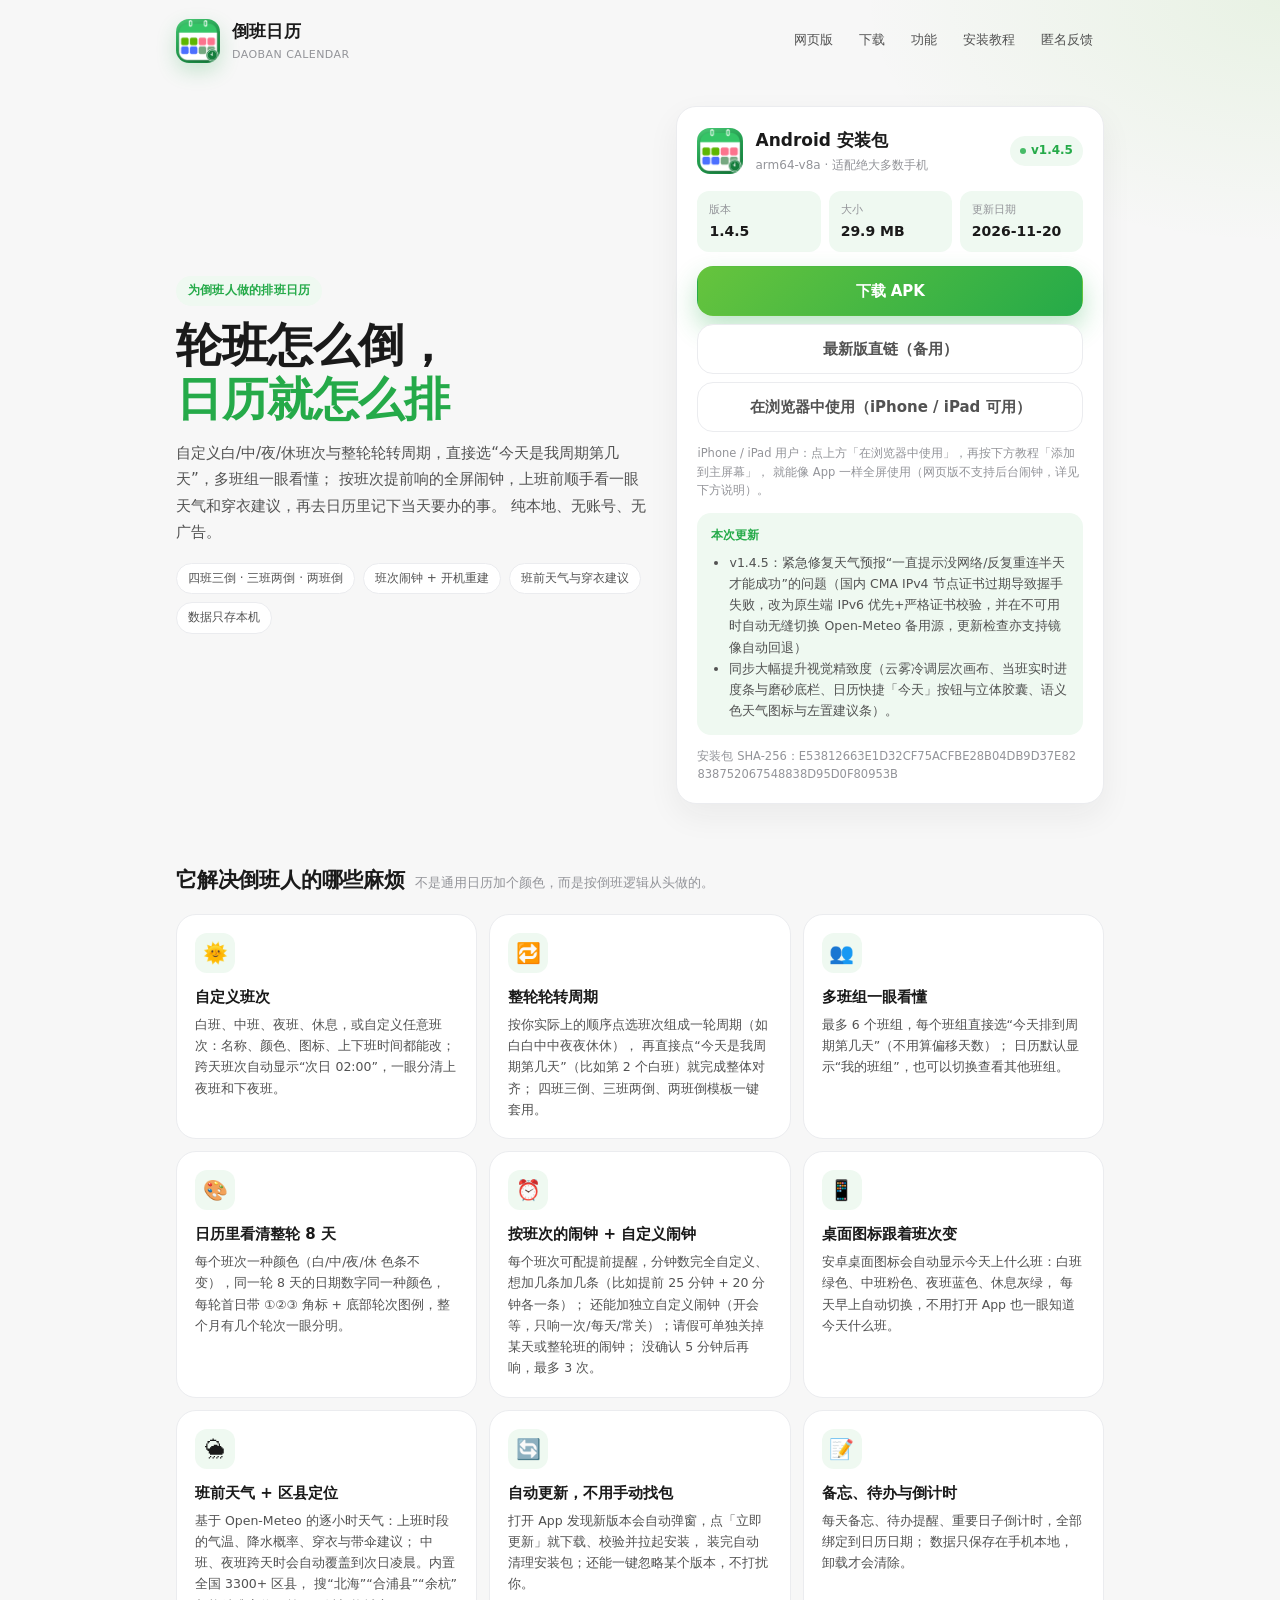
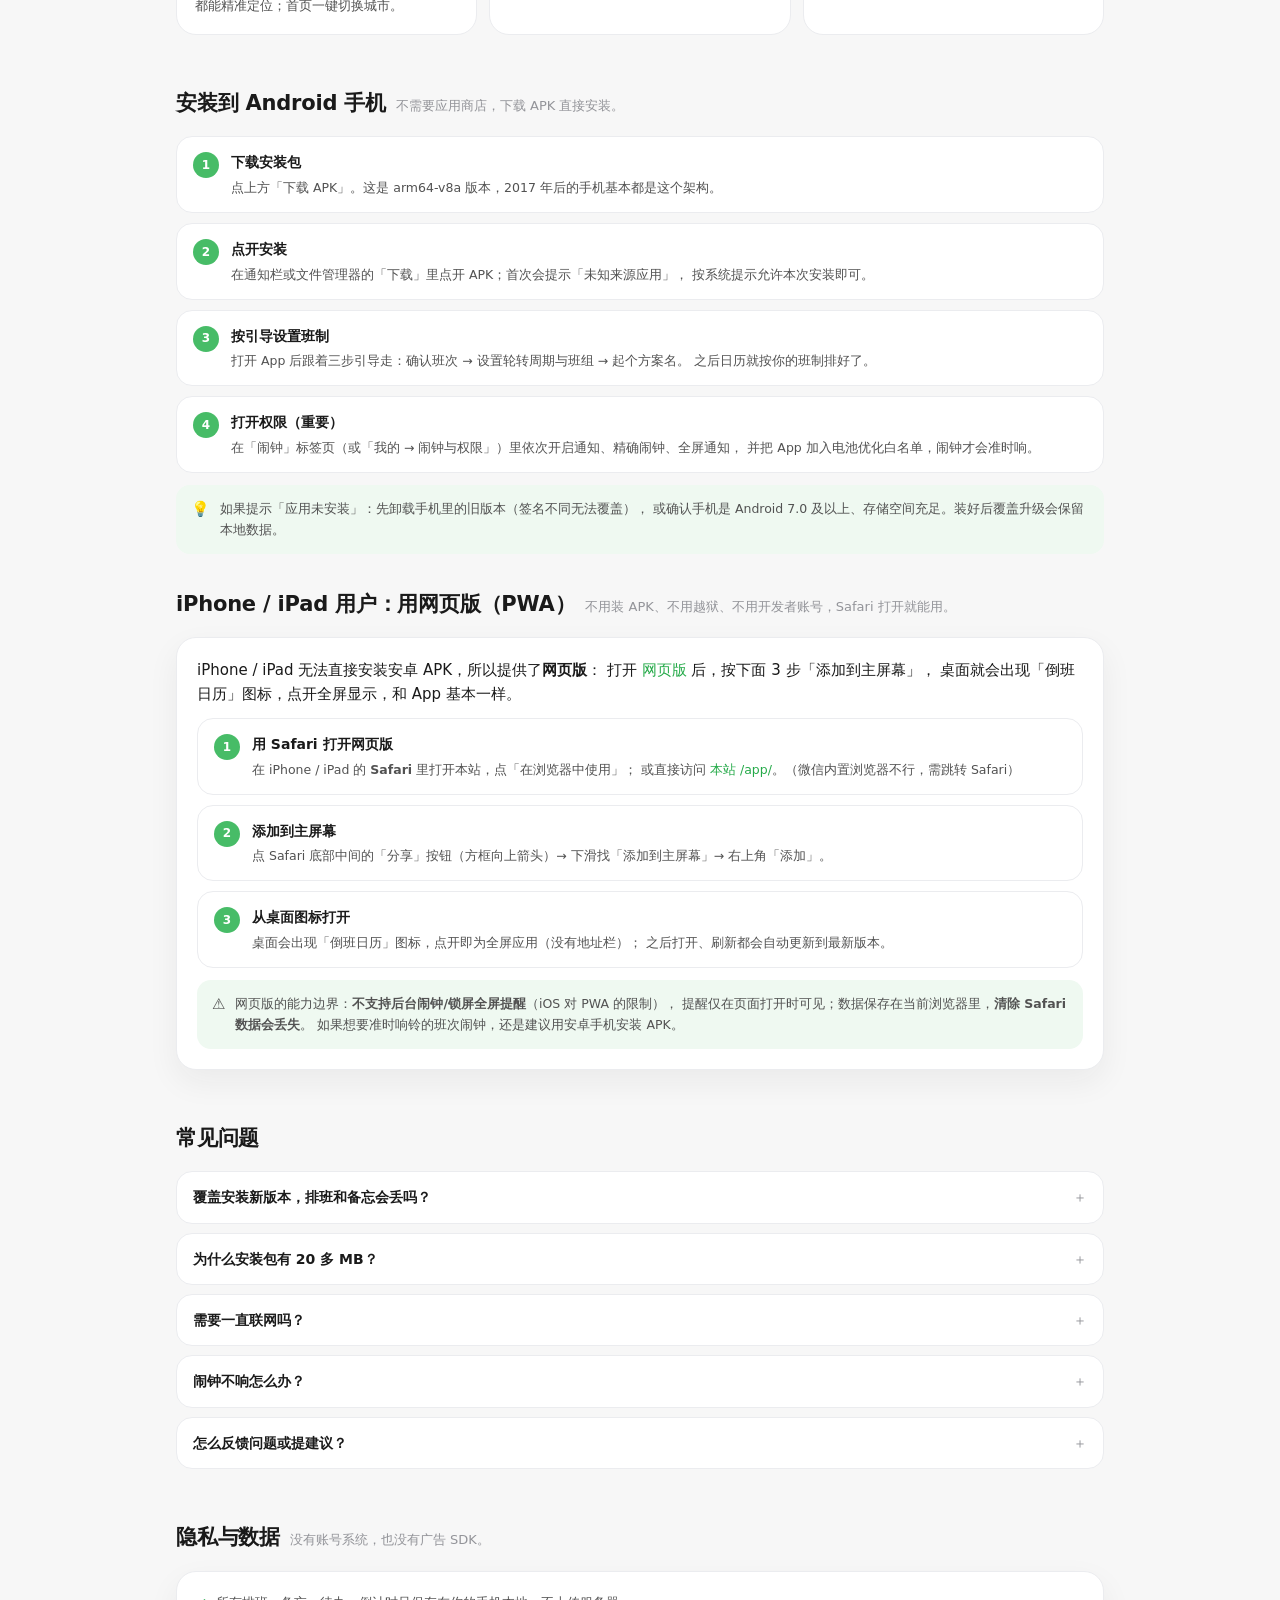
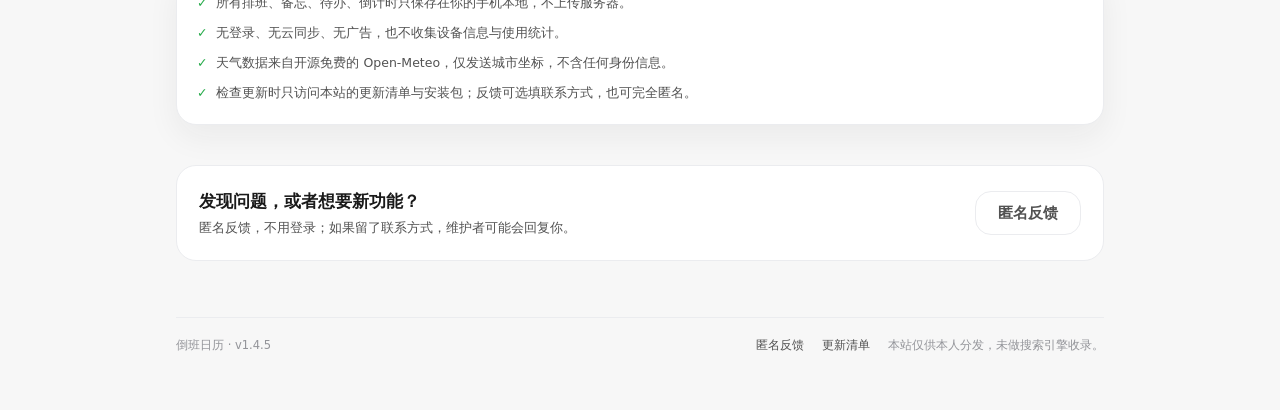
<file: index.html>
<!doctype html>
<html lang="zh-CN">
  <head>
    <meta charset="UTF-8" />
    <meta
      name="viewport"
      content="width=device-width, initial-scale=1, viewport-fit=cover"
    />
    <meta name="robots" content="noindex, nofollow" />
    <meta name="theme-color" content="#47BC67" />
    <meta
      name="description"
      content="倒班日历：自定义班次与轮转周期、按班次提前响的全屏闹钟、班前天气与每日备忘。纯本地、无账号、无广告。"
    />
    <meta property="og:type" content="website" />
    <meta property="og:title" content="倒班日历 · 轮班怎么倒，日历就怎么排" />
    <meta
      property="og:description"
      content="为倒班人做的排班日历：四班三倒/三班两倒/两班倒、班次闹钟、班前天气、备忘待办。"
    />
    <meta property="og:image" content="icons/icon-512.png" />
    <title>倒班日历 · 下载 Android 版</title>
    <link rel="icon" type="image/svg+xml" href="favicon.svg" />
    <link rel="icon" type="image/png" href="icons/icon-192.png" />
    <link rel="apple-touch-icon" href="icons/icon-180.png" />
    <link rel="manifest" href="manifest.webmanifest" />
    <link rel="stylesheet" href="assets/site.css?v=1.2.1" />
  </head>
  <body>
    <div class="shell">
      <header class="site-header">
        <span class="logo">
          <img src="icons/icon-192.png" alt="倒班日历 App 图标" width="44" height="44" />
        </span>
        <div class="name">
          倒班日历
          <small>DAOBAN CALENDAR</small>
        </div>
        <nav class="site-nav" aria-label="页面导航">
          <a href="app/">网页版</a>
          <a href="#download">下载</a>
          <a href="#features">功能</a>
          <a href="#install">安装教程</a>
          <a href="feedback.html">匿名反馈</a>
        </nav>
      </header>

      <main>
        <section class="hero" id="download">
          <div>
            <p class="eyebrow">为倒班人做的排班日历</p>
            <h1>轮班怎么倒，<br /><em>日历就怎么排</em></h1>
            <p class="hero-sub">
              自定义白/中/夜/休班次与整轮轮转周期，直接选“今天是我周期第几天”，多班组一眼看懂；
              按班次提前响的全屏闹钟，上班前顺手看一眼天气和穿衣建议，再去日历里记下当天要办的事。
              纯本地、无账号、无广告。
            </p>
            <ul class="hero-points">
              <li>四班三倒 · 三班两倒 · 两班倒</li>
              <li>班次闹钟 + 开机重建</li>
              <li>班前天气与穿衣建议</li>
              <li>数据只存本机</li>
            </ul>
          </div>

          <aside class="download-card" aria-label="下载最新版 Android 安装包">
            <div class="download-head">
              <span class="icon">
                <img src="icons/icon-192.png" alt="" width="46" height="46" />
              </span>
              <div>
                <h2>Android 安装包</h2>
                <p>arm64-v8a · 适配绝大多数手机</p>
              </div>
              <span class="version-pill">
                <span class="dot"></span>
                <span id="version-name">读取中…</span>
              </span>
            </div>

            <dl class="meta-list">
              <div>
                <dt>版本</dt>
                <dd id="meta-version">—</dd>
              </div>
              <div>
                <dt>大小</dt>
                <dd id="meta-size">—</dd>
              </div>
              <div>
                <dt>更新日期</dt>
                <dd id="meta-date">—</dd>
              </div>
            </dl>

            <div class="download-actions">
              <a
                class="btn btn-primary btn-block"
                id="download-btn"
                href="https://ghfast.top/https://github.com/329zxz2016/329zxz2016.github.io/releases/download/v1.4.5/daoban-calendar-1.4.5.apk?v=2022"
                download
              >
                下载 APK
              </a>
              <a
                class="btn btn-ghost btn-block"
                id="latest-btn"
                href="https://ghfast.top/https://github.com/329zxz2016/329zxz2016.github.io/releases/download/v1.4.5/daoban-calendar-1.4.5.apk?v=2022"
                download
              >
                最新版直链（备用）
              </a>
              <a class="btn btn-ghost btn-block" href="app/">
                在浏览器中使用（iPhone / iPad 可用）
              </a>
            </div>

            <p class="download-note">
              iPhone / iPad 用户：点上方「在浏览器中使用」，再按下方教程「添加到主屏幕」，
              就能像 App 一样全屏使用（网页版不支持后台闹钟，详见下方说明）。
            </p>

            <div class="notes" id="notes-box" hidden>
              <strong>本次更新</strong>
              <div id="notes-content"></div>
            </div>

            <p class="download-note" id="sha-note">
              安装包已在更新清单中提供 SHA-256 校验值；App 内“检查更新”下载完成后会自动校验。
            </p>
            <p class="download-note" id="manifest-status">
              正在读取更新清单 version.json…
            </p>
          </aside>
        </section>

        <noscript>
          <div class="tip-card">
            <span class="tip-icon">ℹ️</span>
            <span>
              当前浏览器未启用 JavaScript，无法自动读取最新版本信息。你可以直接下载
              <a href="https://ghfast.top/https://github.com/329zxz2016/329zxz2016.github.io/releases/download/v1.4.5/daoban-calendar-1.4.5.apk?v=2022" download>最新安装包
              daoban-calendar-latest.apk</a>。
            </span>
          </div>
        </noscript>

        <section class="section" id="features">
          <div class="section-head">
            <h2>它解决倒班人的哪些麻烦</h2>
            <p>不是通用日历加个颜色，而是按倒班逻辑从头做的。</p>
          </div>
          <div class="grid">
            <article class="feature">
              <span class="badge" aria-hidden="true">🌞</span>
              <h3>自定义班次</h3>
              <p>
                白班、中班、夜班、休息，或自定义任意班次：名称、颜色、图标、上下班时间都能改；
                跨天班次自动显示“次日 02:00”，一眼分清上夜班和下夜班。
              </p>
            </article>
            <article class="feature">
              <span class="badge" aria-hidden="true">🔁</span>
              <h3>整轮轮转周期</h3>
              <p>
                按你实际上的顺序点选班次组成一轮周期（如白白中中夜夜休休），
                再直接点“今天是我周期第几天”（比如第 2 个白班）就完成整体对齐；
                四班三倒、三班两倒、两班倒模板一键套用。
              </p>
            </article>
            <article class="feature">
              <span class="badge" aria-hidden="true">👥</span>
              <h3>多班组一眼看懂</h3>
              <p>
                最多 6 个班组，每个班组直接选“今天排到周期第几天”（不用算偏移天数）；
                日历默认显示“我的班组”，也可以切换查看其他班组。
              </p>
            </article>
            <article class="feature">
              <span class="badge" aria-hidden="true">🎨</span>
              <h3>日历里看清整轮 8 天</h3>
              <p>
                每个班次一种颜色（白/中/夜/休 色条不变），同一轮 8 天的日期数字同一种颜色，
                每轮首日带 ①②③ 角标 + 底部轮次图例，整个月有几个轮次一眼分明。
              </p>
            </article>
            <article class="feature">
              <span class="badge" aria-hidden="true">⏰</span>
              <h3>按班次的闹钟 + 自定义闹钟</h3>
              <p>
                每个班次可配提前提醒，分钟数完全自定义、想加几条加几条（比如提前 25 分钟 + 20 分钟各一条）；
                还能加独立自定义闹钟（开会等，只响一次/每天/常关）；请假可单独关掉某天或整轮班的闹钟；
                没确认 5 分钟后再响，最多 3 次。
              </p>
            </article>
            <article class="feature">
              <span class="badge" aria-hidden="true">📱</span>
              <h3>桌面图标跟着班次变</h3>
              <p>
                安卓桌面图标会自动显示今天上什么班：白班绿色、中班粉色、夜班蓝色、休息灰绿，
                每天早上自动切换，不用打开 App 也一眼知道今天什么班。
              </p>
            </article>
            <article class="feature">
              <span class="badge" aria-hidden="true">🌦</span>
              <h3>班前天气 + 区县定位</h3>
              <p>
                基于 Open-Meteo 的逐小时天气：上班时段的气温、降水概率、穿衣与带伞建议；
                中班、夜班跨天时会自动覆盖到次日凌晨。内置全国 3300+ 区县，
                搜“北海”“合浦县”“余杭”都能精准定位；首页一键切换城市。
              </p>
            </article>
            <article class="feature">
              <span class="badge" aria-hidden="true">🔄</span>
              <h3>自动更新，不用手动找包</h3>
              <p>
                打开 App 发现新版本会自动弹窗，点「立即更新」就下载、校验并拉起安装，
                装完自动清理安装包；还能一键忽略某个版本，不打扰你。
              </p>
            </article>
            <article class="feature">
              <span class="badge" aria-hidden="true">📝</span>
              <h3>备忘、待办与倒计时</h3>
              <p>
                每天备忘、待办提醒、重要日子倒计时，全部绑定到日历日期；
                数据只保存在手机本地，卸载才会清除。
              </p>
            </article>
          </div>
        </section>

        <section class="section" id="install">
          <div class="section-head">
            <h2>安装到 Android 手机</h2>
            <p>不需要应用商店，下载 APK 直接安装。</p>
          </div>
          <ol class="steps">
            <li>
              <span class="num">1</span>
              <div>
                <h3>下载安装包</h3>
                <p>点上方「下载 APK」。这是 arm64-v8a 版本，2017 年后的手机基本都是这个架构。</p>
              </div>
            </li>
            <li>
              <span class="num">2</span>
              <div>
                <h3>点开安装</h3>
                <p>
                  在通知栏或文件管理器的「下载」里点开 APK；首次会提示「未知来源应用」，
                  按系统提示允许本次安装即可。
                </p>
              </div>
            </li>
            <li>
              <span class="num">3</span>
              <div>
                <h3>按引导设置班制</h3>
                <p>
                  打开 App 后跟着三步引导走：确认班次 → 设置轮转周期与班组 → 起个方案名。
                  之后日历就按你的班制排好了。
                </p>
              </div>
            </li>
            <li>
              <span class="num">4</span>
              <div>
                <h3>打开权限（重要）</h3>
                <p>
                  在「闹钟」标签页（或「我的 → 闹钟与权限」）里依次开启通知、精确闹钟、全屏通知，
                  并把 App 加入电池优化白名单，闹钟才会准时响。
                </p>
              </div>
            </li>
          </ol>
          <div class="tip-card">
            <span class="tip-icon">💡</span>
            <span>
              如果提示「应用未安装」：先卸载手机里的旧版本（签名不同无法覆盖），
              或确认手机是 Android 7.0 及以上、存储空间充足。装好后覆盖升级会保留本地数据。
            </span>
          </div>

          <div class="section-head" style="margin-top: 34px" id="ios">
            <h2>iPhone / iPad 用户：用网页版（PWA）</h2>
            <p>不用装 APK、不用越狱、不用开发者账号，Safari 打开就能用。</p>
          </div>
          <div class="card">
            <p class="intro" style="margin: 0 0 12px">
              iPhone / iPad 无法直接安装安卓 APK，所以提供了<b>网页版</b>：
              打开 <a href="app/">网页版</a> 后，按下面 3 步「添加到主屏幕」，
              桌面就会出现「倒班日历」图标，点开全屏显示，和 App 基本一样。
            </p>
            <ol class="steps">
              <li>
                <span class="num">1</span>
                <div>
                  <h3>用 Safari 打开网页版</h3>
                  <p>
                    在 iPhone / iPad 的 <b>Safari</b> 里打开本站，点「在浏览器中使用」；
                    或直接访问 <a href="app/">本站 /app/</a>。（微信内置浏览器不行，需跳转 Safari）
                  </p>
                </div>
              </li>
              <li>
                <span class="num">2</span>
                <div>
                  <h3>添加到主屏幕</h3>
                  <p>
                    点 Safari 底部中间的「分享」按钮（方框向上箭头）→ 下滑找「添加到主屏幕」→
                    右上角「添加」。
                  </p>
                </div>
              </li>
              <li>
                <span class="num">3</span>
                <div>
                  <h3>从桌面图标打开</h3>
                  <p>
                    桌面会出现「倒班日历」图标，点开即为全屏应用（没有地址栏）；
                    之后打开、刷新都会自动更新到最新版本。
                  </p>
                </div>
              </li>
            </ol>
            <div class="tip-card">
              <span class="tip-icon">⚠️</span>
              <span>
                网页版的能力边界：<b>不支持后台闹钟/锁屏全屏提醒</b>（iOS 对 PWA 的限制），
                提醒仅在页面打开时可见；数据保存在当前浏览器里，<b>清除 Safari 数据会丢失</b>。
                如果想要准时响铃的班次闹钟，还是建议用安卓手机安装 APK。
              </span>
            </div>
          </div>
        </section>

        <section class="section">
          <div class="section-head">
            <h2>常见问题</h2>
          </div>
          <details class="faq">
            <summary>覆盖安装新版本，排班和备忘会丢吗？</summary>
            <p>
              不会。班次、方案、备忘、待办都存在手机本地的数据库里，覆盖安装会保留；
              只有卸载 App 或手动“重置所有数据”才会清除。
            </p>
          </details>
          <details class="faq">
            <summary>为什么安装包有 20 多 MB？</summary>
            <p>
              安装包包含原生闹钟/通知、定位与天气、本地数据库等能力，以及多处机型的兼容代码。
              拆分后的 arm64 包已经是体积较小的版本。
            </p>
          </details>
          <details class="faq">
            <summary>需要一直联网吗？</summary>
            <p>
              不需要。排班、闹钟、备忘、待办完全离线可用；只有「班前天气」和「检查更新」需要网络，
              没网时天气会显示最近一次缓存。
            </p>
          </details>
          <details class="faq">
            <summary>闹钟不响怎么办？</summary>
            <p>
              先到「设置 → 闹钟与权限」完成权限检测；再按「使用教程」里的说明，
              给小米 / 华为 / OPPO / vivo 等机型打开自启动和后台运行权限。国产系统的后台限制是闹钟不响最常见的原因。
            </p>
          </details>
          <details class="faq">
            <summary>怎么反馈问题或提建议？</summary>
            <p>
              可以直接在 <a href="feedback.html">匿名反馈页</a> 提交，或在 App 里
              「我的 → 问题反馈」填写；反馈会直达站点后台的 Netlify Forms，不需要注册账号。
            </p>
          </details>
        </section>

        <section class="section">
          <div class="section-head">
            <h2>隐私与数据</h2>
            <p>没有账号系统，也没有广告 SDK。</p>
          </div>
          <div class="card">
            <ul class="privacy-list">
              <li>所有排班、备忘、待办、倒计时只保存在你的手机本地，不上传服务器。</li>
              <li>无登录、无云同步、无广告，也不收集设备信息与使用统计。</li>
              <li>天气数据来自开源免费的 Open-Meteo，仅发送城市坐标，不含任何身份信息。</li>
              <li>检查更新时只访问本站的更新清单与安装包；反馈可选填联系方式，也可完全匿名。</li>
            </ul>
          </div>
        </section>

        <section class="feedback-band">
          <div>
            <h2>发现问题，或者想要新功能？</h2>
            <p>匿名反馈，不用登录；如果留了联系方式，维护者可能会回复你。</p>
          </div>
          <a class="btn btn-ghost" href="feedback.html">匿名反馈</a>
        </section>
      </main>

      <footer class="site-footer">
        <span>倒班日历 · <span id="footer-version">最新版</span></span>
        <span class="grow"></span>
        <a href="feedback.html">匿名反馈</a>
        <a href="updates/version.json">更新清单</a>
        <span>本站仅供本人分发，未做搜索引擎收录。</span>
      </footer>
    </div>

    <script src="assets/landing.js" defer></script>
  </body>
</html>
</file>
<file: assets/site.css>
/* ============================================================
   倒班日历 · 发布站共用样式
   品牌绿 #47BC67 / 深绿 #25AA49 / 页面底 #F7F7F7
   落地页、反馈页、提交成功页、404 页共用，支持深色模式。
   ============================================================ */

:root {
  --brand: #47bc67;
  --brand-deep: #25aa49;
  --brand-light: #66c43d;
  --brand-soft: #eff9f1;
  --page: #f7f7f7;
  --card: #ffffff;
  --text: #1a1a1a;
  --text-2: #525252;
  --muted: #939499;
  --faint: #bbbbbb;
  --border: #ebecef;
  --danger: #f05348;
  --radius-card: 20px;
  --radius-btn: 16px;
  --radius-pill: 999px;
  --shadow: 0 12px 32px rgba(26, 26, 26, 0.06);
  color-scheme: light;
}

@media (prefers-color-scheme: dark) {
  :root {
    --brand: #5acd7a;
    --brand-deep: #47bc67;
    --brand-light: #7ddc56;
    --brand-soft: rgba(71, 188, 103, 0.14);
    --page: #0f1218;
    --card: #191e27;
    --text: #f2f4f8;
    --text-2: #c7cdd8;
    --muted: #98a2b3;
    --faint: #5b6472;
    --border: #252c38;
    --shadow: 0 16px 40px rgba(0, 0, 0, 0.38);
    color-scheme: dark;
  }
}

* {
  box-sizing: border-box;
}

html,
body {
  margin: 0;
  min-height: 100%;
}

body {
  padding: env(safe-area-inset-top) 0 env(safe-area-inset-bottom);
  background:
    radial-gradient(1000px 480px at 8% -12%, rgba(71, 188, 103, 0.16), transparent 62%),
    radial-gradient(720px 420px at 100% 0%, rgba(102, 196, 61, 0.1), transparent 58%),
    var(--page);
  color: var(--text);
  font-family: system-ui, -apple-system, BlinkMacSystemFont, 'Segoe UI',
    'PingFang SC', 'Hiragino Sans GB', 'Microsoft YaHei', sans-serif;
  font-size: 15px;
  line-height: 1.6;
  -webkit-font-smoothing: antialiased;
  text-rendering: optimizeLegibility;
}

a {
  color: var(--brand-deep);
  text-decoration: none;
}

a:hover {
  text-decoration: underline;
}

img {
  max-width: 100%;
  display: block;
}

.shell {
  max-width: 960px;
  margin: 0 auto;
  padding: 0 16px 56px;
}

.shell-narrow {
  max-width: 620px;
  margin: 0 auto;
  padding: 0 16px 56px;
}

/* ---------- 顶栏 ---------- */

.site-header {
  display: flex;
  align-items: center;
  gap: 12px;
  padding: 18px 0 8px;
}

.site-header .logo {
  width: 44px;
  height: 44px;
  border-radius: 13px;
  overflow: hidden;
  box-shadow: 0 8px 20px rgba(37, 170, 73, 0.22);
  flex: none;
}

.site-header .logo img {
  width: 100%;
  height: 100%;
}

.site-header .name {
  font-size: 17px;
  font-weight: 700;
  letter-spacing: 0.01em;
}

.site-header .name small {
  display: block;
  margin-top: 1px;
  color: var(--muted);
  font-size: 11px;
  font-weight: 400;
  letter-spacing: 0.04em;
}

.site-nav {
  margin-left: auto;
  display: flex;
  align-items: center;
  gap: 4px;
  flex-wrap: wrap;
  justify-content: flex-end;
}

.site-nav a {
  padding: 7px 11px;
  border-radius: 10px;
  color: var(--text-2);
  font-size: 13px;
  font-weight: 500;
}

.site-nav a:hover {
  background: var(--brand-soft);
  color: var(--brand-deep);
  text-decoration: none;
}

/* ---------- Hero ---------- */

.hero {
  display: grid;
  grid-template-columns: 1.05fr 0.95fr;
  gap: 28px;
  align-items: center;
  padding: 34px 0 8px;
}

@media (max-width: 820px) {
  .hero {
    grid-template-columns: 1fr;
    gap: 22px;
    padding-top: 24px;
  }
}

.eyebrow {
  display: inline-flex;
  align-items: center;
  gap: 6px;
  margin: 0 0 12px;
  padding: 5px 12px;
  border-radius: var(--radius-pill);
  background: var(--brand-soft);
  color: var(--brand-deep);
  font-size: 12px;
  font-weight: 600;
  letter-spacing: 0.02em;
}

.hero h1 {
  margin: 0;
  font-size: clamp(30px, 5.4vw, 46px);
  line-height: 1.18;
  letter-spacing: -0.01em;
  font-weight: 800;
}

.hero h1 em {
  font-style: normal;
  color: var(--brand-deep);
}

.hero-sub {
  max-width: 34em;
  margin: 14px 0 0;
  color: var(--text-2);
  font-size: 15px;
  line-height: 1.75;
}

.hero-points {
  display: flex;
  flex-wrap: wrap;
  gap: 8px;
  margin: 18px 0 0;
  padding: 0;
  list-style: none;
}

.hero-points li {
  padding: 5px 11px;
  border: 1px solid var(--border);
  border-radius: var(--radius-pill);
  background: var(--card);
  color: var(--text-2);
  font-size: 12px;
}

/* ---------- 按钮 ---------- */

.btn {
  display: inline-flex;
  align-items: center;
  justify-content: center;
  gap: 8px;
  min-height: 50px;
  padding: 0 22px;
  border: 1px solid transparent;
  border-radius: var(--radius-btn);
  font: inherit;
  font-size: 15px;
  font-weight: 700;
  cursor: pointer;
  transition: transform 0.12s ease, box-shadow 0.12s ease, background 0.12s ease;
}

.btn:active {
  transform: translateY(1px);
}

.btn-primary {
  background: linear-gradient(135deg, var(--brand-light), var(--brand-deep));
  color: #fff;
  box-shadow: 0 12px 26px rgba(37, 170, 73, 0.3);
}

.btn-primary:hover {
  text-decoration: none;
  box-shadow: 0 14px 30px rgba(37, 170, 73, 0.38);
}

.btn-ghost {
  border-color: var(--border);
  background: var(--card);
  color: var(--text-2);
}

.btn-ghost:hover {
  border-color: var(--brand);
  color: var(--brand-deep);
  text-decoration: none;
}

.btn-block {
  width: 100%;
}

.btn[aria-disabled='true'],
.btn:disabled {
  opacity: 0.55;
  cursor: not-allowed;
  pointer-events: none;
}

/* ---------- 下载卡 ---------- */

.download-card {
  padding: 20px;
  border: 1px solid var(--border);
  border-radius: var(--radius-card);
  background: var(--card);
  box-shadow: var(--shadow);
}

.download-head {
  display: flex;
  align-items: center;
  gap: 12px;
}

.download-head .icon {
  width: 46px;
  height: 46px;
  border-radius: 13px;
  overflow: hidden;
  flex: none;
}

.download-head h2 {
  margin: 0;
  font-size: 17px;
  font-weight: 700;
}

.download-head p {
  margin: 2px 0 0;
  color: var(--muted);
  font-size: 12px;
}

.version-pill {
  display: inline-flex;
  align-items: center;
  gap: 5px;
  margin-left: auto;
  padding: 5px 10px;
  border-radius: var(--radius-pill);
  background: var(--brand-soft);
  color: var(--brand-deep);
  font-size: 12px;
  font-weight: 700;
  white-space: nowrap;
}

.version-pill .dot {
  width: 6px;
  height: 6px;
  border-radius: 50%;
  background: var(--brand);
}

.meta-list {
  display: grid;
  grid-template-columns: repeat(3, 1fr);
  gap: 8px;
  margin: 16px 0 0;
}

.meta-list div {
  padding: 10px 12px;
  border-radius: 12px;
  background: var(--brand-soft);
}

.meta-list dt {
  margin: 0;
  color: var(--muted);
  font-size: 11px;
}

.meta-list dd {
  margin: 1px 0 0;
  color: var(--text);
  font-size: 14px;
  font-weight: 700;
}

.download-card .btn {
  margin-top: 14px;
}

.download-actions {
  display: grid;
  gap: 8px;
  margin-top: 14px;
}

.download-actions .btn {
  margin-top: 0;
}

.download-note {
  margin: 12px 0 0;
  color: var(--muted);
  font-size: 11.5px;
  line-height: 1.6;
  word-break: break-all;
}

.notes {
  margin: 14px 0 0;
  padding: 13px 14px;
  border-radius: 14px;
  background: var(--brand-soft);
}

.notes strong {
  display: block;
  margin-bottom: 6px;
  color: var(--brand-deep);
  font-size: 12px;
  font-weight: 700;
}

.notes ul {
  margin: 0;
  padding-left: 18px;
  color: var(--text-2);
  font-size: 12.5px;
  line-height: 1.7;
}

.notes p {
  margin: 0;
  color: var(--text-2);
  font-size: 12.5px;
  line-height: 1.7;
}

.loading-text {
  color: var(--muted);
  font-size: 12px;
}

.status-error {
  color: var(--danger);
  font-size: 12px;
}

/* ---------- 通用区块 ---------- */

.section {
  margin-top: 52px;
}

.section-head {
  display: flex;
  align-items: baseline;
  gap: 10px;
  flex-wrap: wrap;
  margin-bottom: 16px;
}

.section-head h2 {
  margin: 0;
  font-size: 21px;
  font-weight: 800;
  letter-spacing: -0.01em;
}

.section-head p {
  margin: 0;
  color: var(--muted);
  font-size: 13px;
}

.card {
  padding: 20px;
  border: 1px solid var(--border);
  border-radius: var(--radius-card);
  background: var(--card);
  box-shadow: var(--shadow);
}

.grid {
  display: grid;
  grid-template-columns: repeat(auto-fit, minmax(230px, 1fr));
  gap: 12px;
}

.feature {
  padding: 18px;
  border: 1px solid var(--border);
  border-radius: var(--radius-card);
  background: var(--card);
}

.feature .badge {
  display: flex;
  align-items: center;
  justify-content: center;
  width: 40px;
  height: 40px;
  border-radius: 12px;
  background: var(--brand-soft);
  font-size: 20px;
  line-height: 1;
}

.feature h3 {
  margin: 12px 0 0;
  font-size: 15px;
  font-weight: 700;
}

.feature p {
  margin: 5px 0 0;
  color: var(--text-2);
  font-size: 12.5px;
  line-height: 1.7;
}

/* ---------- 安装步骤 ---------- */

.steps {
  margin: 0;
  padding: 0;
  list-style: none;
  display: grid;
  gap: 10px;
}

.steps li {
  display: flex;
  gap: 12px;
  padding: 14px 16px;
  border: 1px solid var(--border);
  border-radius: 16px;
  background: var(--card);
}

.steps .num {
  display: flex;
  align-items: center;
  justify-content: center;
  width: 26px;
  height: 26px;
  margin-top: 1px;
  border-radius: 50%;
  background: var(--brand);
  color: #fff;
  font-size: 12px;
  font-weight: 700;
  flex: none;
}

.steps h3 {
  margin: 0;
  font-size: 14px;
  font-weight: 700;
}

.steps p {
  margin: 3px 0 0;
  color: var(--text-2);
  font-size: 12.5px;
  line-height: 1.7;
}

.tip-card {
  display: flex;
  gap: 10px;
  margin-top: 12px;
  padding: 13px 15px;
  border-radius: 14px;
  background: var(--brand-soft);
  color: var(--text-2);
  font-size: 12.5px;
  line-height: 1.7;
}

.tip-card .tip-icon {
  flex: none;
  font-size: 15px;
  line-height: 1.5;
}

/* ---------- FAQ ---------- */

details.faq {
  padding: 14px 16px;
  border: 1px solid var(--border);
  border-radius: 16px;
  background: var(--card);
}

details.faq + details.faq {
  margin-top: 9px;
}

details.faq summary {
  cursor: pointer;
  font-size: 14px;
  font-weight: 600;
  list-style: none;
}

details.faq summary::-webkit-details-marker {
  display: none;
}

details.faq summary::after {
  content: '＋';
  float: right;
  color: var(--muted);
  font-weight: 400;
}

details.faq[open] summary::after {
  content: '－';
}

details.faq p {
  margin: 10px 0 0;
  color: var(--text-2);
  font-size: 12.5px;
  line-height: 1.75;
}

/* ---------- 隐私 / 反馈条 ---------- */

.privacy-list {
  margin: 0;
  padding: 0;
  list-style: none;
  display: grid;
  gap: 9px;
}

.privacy-list li {
  display: flex;
  gap: 9px;
  color: var(--text-2);
  font-size: 12.5px;
  line-height: 1.7;
}

.privacy-list li::before {
  content: '✓';
  color: var(--brand-deep);
  font-weight: 700;
}

.feedback-band {
  display: flex;
  align-items: center;
  gap: 16px;
  flex-wrap: wrap;
  margin-top: 40px;
  padding: 22px;
  border: 1px solid var(--border);
  border-radius: var(--radius-card);
  background: var(--card);
}

.feedback-band h2 {
  margin: 0;
  font-size: 17px;
  font-weight: 700;
}

.feedback-band p {
  margin: 3px 0 0;
  color: var(--text-2);
  font-size: 12.5px;
}

.feedback-band .btn {
  margin-left: auto;
  min-height: 44px;
}

/* ---------- 反馈页表单 ---------- */

.page-head {
  padding: 22px 0 20px;
}

.page-head h1 {
  margin: 0;
  font-size: clamp(25px, 5vw, 32px);
  line-height: 1.25;
  font-weight: 800;
}

.page-head .sub {
  margin: 9px 0 0;
  color: var(--text-2);
  font-size: 13.5px;
  line-height: 1.7;
}

.kicker {
  margin: 12px 0 0;
  color: var(--brand-deep);
  font-size: 11px;
  font-weight: 700;
  letter-spacing: 0.12em;
  text-transform: uppercase;
}

.intro p {
  margin: 0 0 7px;
  color: var(--text-2);
  font-size: 12.5px;
  line-height: 1.75;
}

.intro p:last-child {
  margin-bottom: 0;
}

form.feedback-form {
  margin-top: 18px;
}

.hp {
  display: none;
}

.field {
  display: block;
  margin-top: 16px;
}

.field > span {
  display: block;
  margin-bottom: 6px;
  color: var(--text);
  font-size: 13px;
  font-weight: 600;
}

.field em {
  margin-left: 4px;
  color: var(--faint);
  font-size: 11px;
  font-style: normal;
  font-weight: 400;
}

input[type='text'],
select,
textarea {
  width: 100%;
  padding: 12px 13px;
  border: 1px solid var(--border);
  border-radius: 12px;
  background: var(--brand-soft);
  color: var(--text);
  font: inherit;
  font-size: 15px;
}

textarea {
  min-height: 150px;
  line-height: 1.7;
  resize: vertical;
}

input[type='text']:focus,
select:focus,
textarea:focus {
  border-color: var(--brand);
  background: var(--card);
  outline: none;
  box-shadow: 0 0 0 3px rgba(71, 188, 103, 0.18);
}

.form-foot {
  margin: 14px 0 0;
  color: var(--muted);
  font-size: 11px;
  line-height: 1.65;
}

.page-foot {
  margin-top: 18px;
  text-align: center;
}

.page-foot a {
  color: var(--brand-deep);
  font-size: 12.5px;
}

/* ---------- 成功页 ---------- */

.thanks-wrap {
  display: flex;
  align-items: center;
  justify-content: center;
  min-height: calc(100vh - 80px);
  padding: 24px 16px;
}

.thanks-card {
  width: 100%;
  max-width: 440px;
  padding: 30px 22px;
  border: 1px solid var(--border);
  border-radius: 22px;
  background: var(--card);
  box-shadow: var(--shadow);
  text-align: center;
}

.check {
  display: flex;
  align-items: center;
  justify-content: center;
  width: 56px;
  height: 56px;
  margin: 0 auto;
  border-radius: 50%;
  background: linear-gradient(135deg, var(--brand-light), var(--brand-deep));
  color: #fff;
  font-size: 26px;
  font-weight: 700;
  box-shadow: 0 10px 24px rgba(37, 170, 73, 0.3);
}

.thanks-card h1 {
  margin: 16px 0 0;
  font-size: 23px;
  font-weight: 800;
}

.thanks-card .sub {
  margin: 8px 0 0;
  color: var(--text-2);
  font-size: 13px;
  line-height: 1.7;
}

.note {
  margin: 18px 0 0;
  padding: 13px 14px;
  border-radius: 13px;
  background: var(--brand-soft);
  color: var(--text-2);
  font-size: 12px;
  line-height: 1.7;
  text-align: left;
}

.actions {
  display: grid;
  gap: 9px;
  margin-top: 20px;
}

/* ---------- 404 ---------- */

.notfound-wrap {
  display: flex;
  align-items: center;
  justify-content: center;
  min-height: calc(100vh - 80px);
  padding: 24px 16px;
}

.notfound-card {
  width: 100%;
  max-width: 440px;
  padding: 34px 22px;
  border: 1px solid var(--border);
  border-radius: 22px;
  background: var(--card);
  box-shadow: var(--shadow);
  text-align: center;
}

.notfound-card .code {
  color: var(--brand-deep);
  font-size: 44px;
  font-weight: 800;
  letter-spacing: 0.02em;
}

.notfound-card h1 {
  margin: 6px 0 0;
  font-size: 21px;
  font-weight: 800;
}

.notfound-card p {
  margin: 9px 0 0;
  color: var(--text-2);
  font-size: 13px;
  line-height: 1.7;
}

.notfound-card .btn {
  margin-top: 20px;
}

/* ---------- 底栏 ---------- */

.site-footer {
  margin-top: 56px;
  padding-top: 18px;
  border-top: 1px solid var(--border);
  display: flex;
  align-items: center;
  gap: 10px 18px;
  flex-wrap: wrap;
  color: var(--muted);
  font-size: 11.5px;
}

.site-footer .grow {
  flex: 1;
}

.site-footer a {
  color: var(--text-2);
}

@media (max-width: 520px) {
  .shell,
  .shell-narrow {
    padding-left: 13px;
    padding-right: 13px;
  }

  .site-nav {
    display: none;
  }

  .hero {
    padding-top: 20px;
  }

  .download-card,
  .card,
  .feedback-band {
    padding: 17px;
    border-radius: 18px;
  }

  .meta-list {
    grid-template-columns: 1fr 1fr 1fr;
    gap: 6px;
  }

  .meta-list div {
    padding: 8px 9px;
  }

  .feedback-band .btn {
    width: 100%;
    margin-left: 0;
  }

  .section {
    margin-top: 40px;
  }
}

@media (prefers-reduced-motion: reduce) {
  * {
    transition: none !important;
    scroll-behavior: auto !important;
  }

  .btn:active {
    transform: none;
  }
}
</file>
